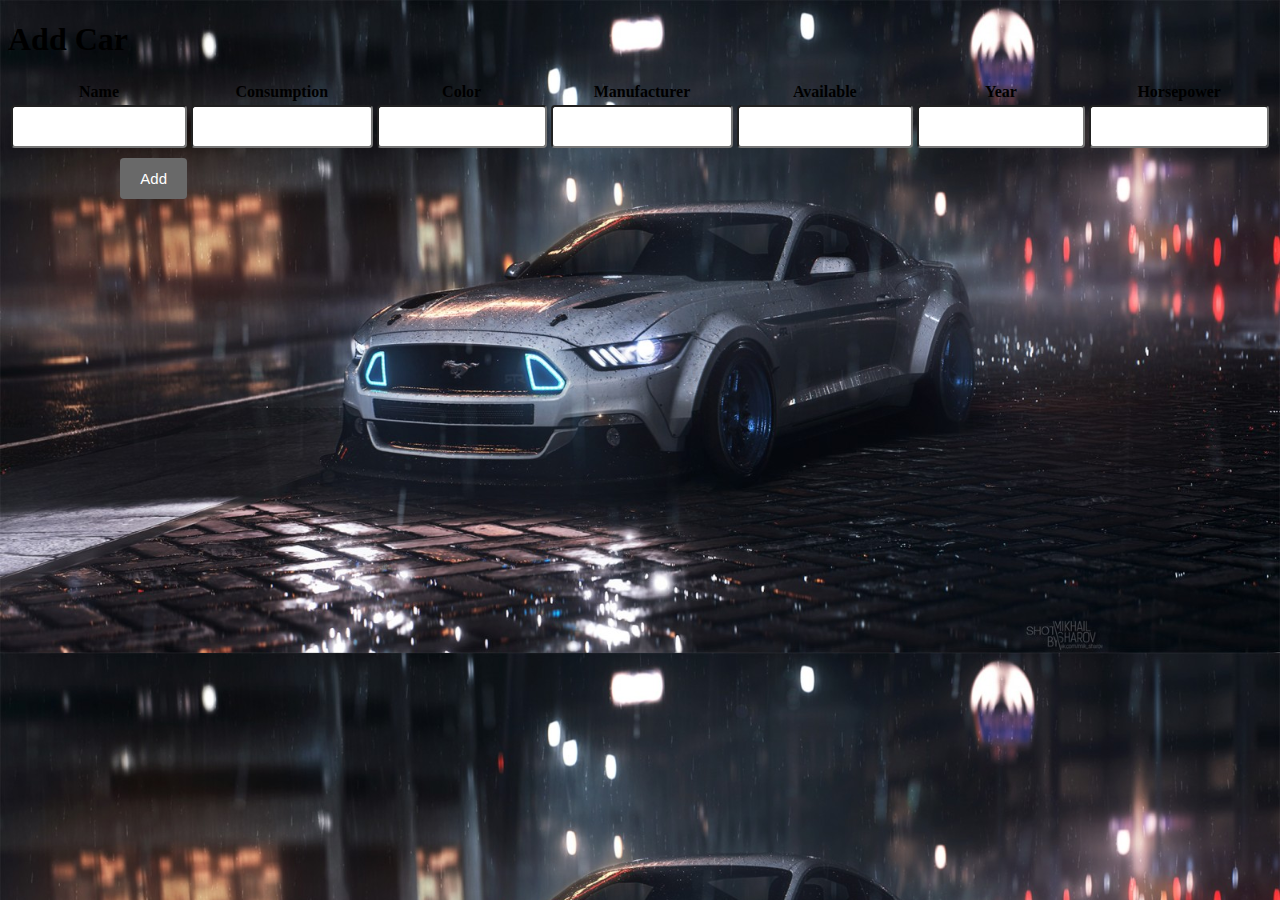
<file: H194QS_beadando/addcar.html>
<!DOCTYPE html>
<html lang="en">
<link rel="stylesheet" type="text/css" href="css/index.css">
<script type="application/javascript" src="js/addcar.js"></script>

<body>
        <h1>Add Car</h1>
        <form id="carForm" action="javascript:insert('https://webtechcars.herokuapp.com/api/cars', 'carForm')">
                <table>
                        <tr>
                                <th>Name</th>
                                <th>Consumption</th>
                                <th>Color</th>
                                <th>Manufacturer</th>
                                <th>Available</th>
                                <th>Year</th>
                                <th>Horsepower</th>
                        </tr>
                        <tr>
                                <td><input id="name" type="text" required="required" /></td>
                                <td><input id="consumption" type="text" required="required" /></td>
                                <td><input id="color" type="text" required="required" /></td>
                                <td><input id="manufacturer" type="text" required="required"></select></td>
                                <td><input id="avaiable" type="number" required="required" /></td>
                                <td><input id="year" type="number" /></td>
                                <td><input id="horsepower" type="number" required="required" /></td>
                        </tr>
                        <tr>
                                <td><input type="submit" value="Add" /></td>
                        </tr>
                </table>
        </form>
</body>

</html>
</file>
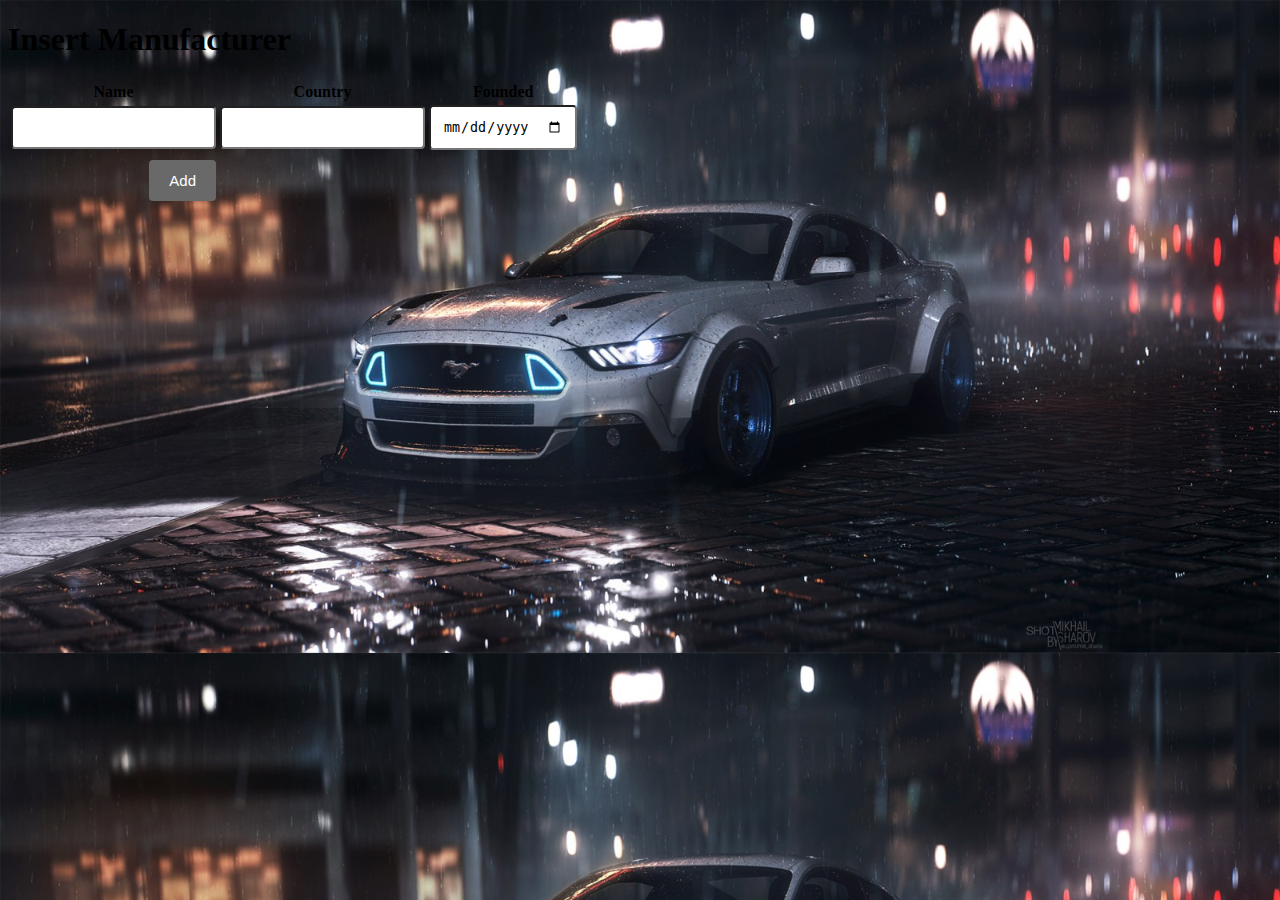
<file: H194QS_beadando/addmanufacturer.html>
<!DOCTYPE html>
<html lang="en">
<link rel="stylesheet" type="text/css" href="css/index.css">
<script type="application/javascript" src="js/addmanufacturer.js"></script>

<body>
    <h1>Insert Manufacturer</h1>
    <form id="manufacturerForm"
        action="javascript:insert('https://webtechcars.herokuapp.com/api/manufacturers', 'manufacturerForm')">
        <table>
            <tr>
                <th>Name</th>
                <th>Country</th>
                <th>Founded</th>
            </tr>
            <tr>
                <td><input id="name" type="text" required="required" /></td>
                <td><input id="country" type="text" required="required" /></td>
                <td><input id="founded" type="date" required="required" /></td>
            </tr>
            <tr>
                <td><input type="submit" value="Add" /></td>
            </tr>
        </table>
    </form>
</body>

</html>
</file>
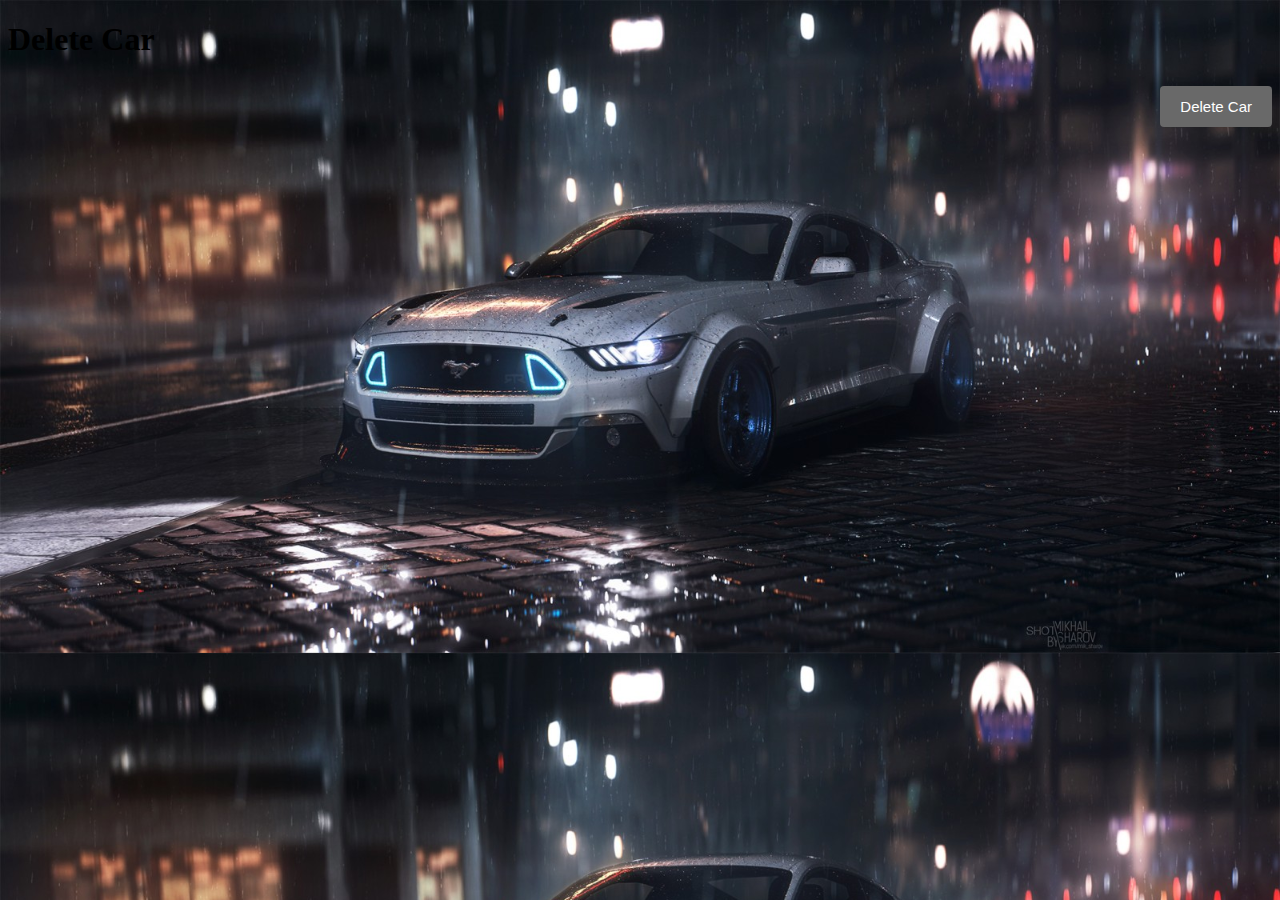
<file: H194QS_beadando/deletecar.html>
<!DOCTYPE html>
<html lang="en">
<link rel="stylesheet" type="text/css" href="css/index.css">
<script type="application/javascript" src="js/delete.js"></script>
<script>
    $.ajaxSetup({
        async: false
    });
    load("https://webtechcars.herokuapp.com/api/cars", "car");
    appendCheckBoxes("car");
    $.ajaxSetup({
        async: true
    });
</script>

<body>
    <h1>Delete Car</h1>
    <table id="car">
        <input type="submit" onclick="remove('https://webtechcars.herokuapp.com/api/cars', 'car')" value="Delete Car" />
    </table>
</body>

</html>
</file>
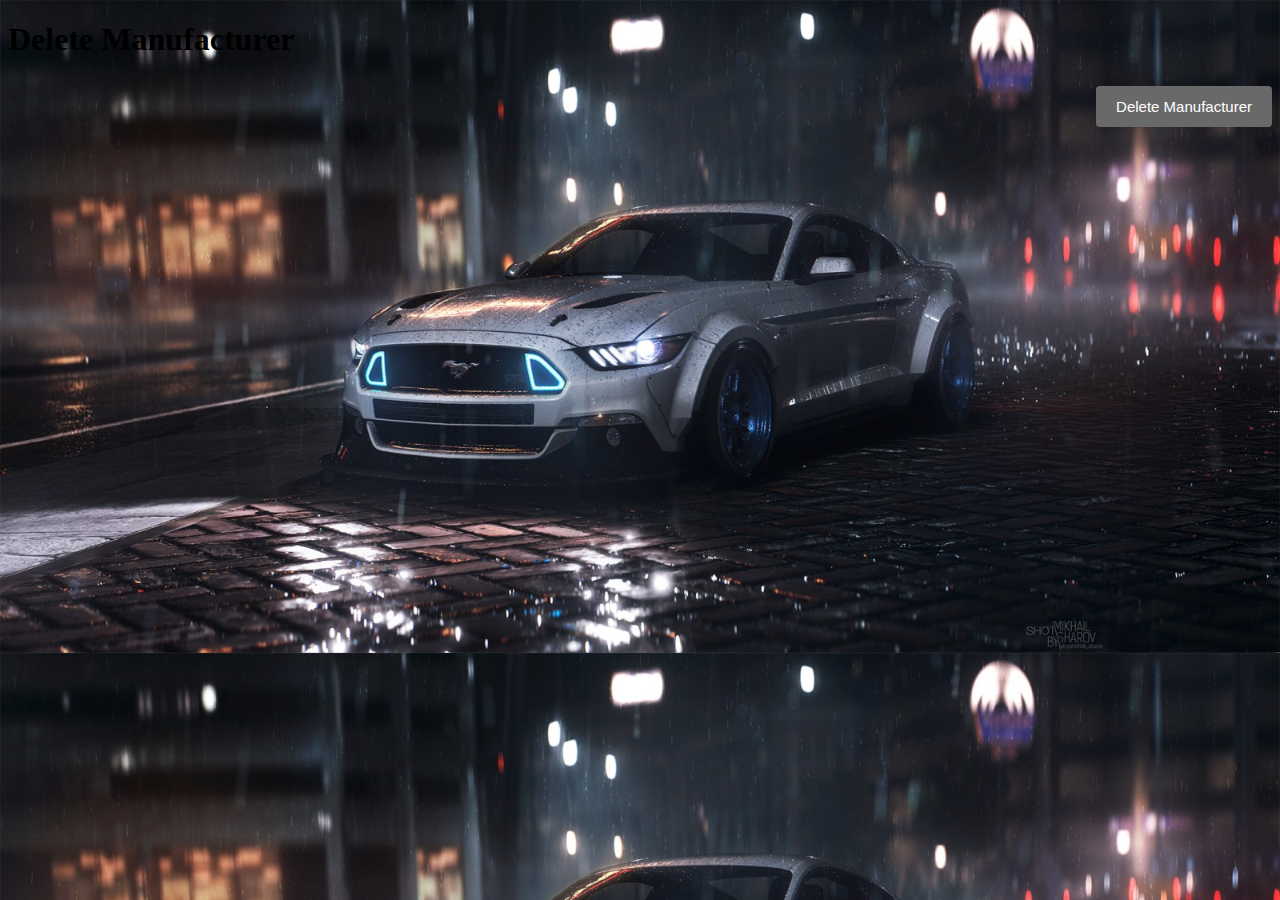
<file: H194QS_beadando/deletemanufacturer.html>
<!DOCTYPE html>
<html lang="en">
<link rel="stylesheet" type="text/css" href="css/index.css">
<script type="application/javascript" src="js/delete.js"></script>
<script>
    $.ajaxSetup({
        async: false
    });
    load("https://webtechcars.herokuapp.com/api/manufacturers", "manufacturer");
    appendCheckBoxes("manufacturer");
    $.ajaxSetup({
        async: true
    });
</script>

<body>
    <h1>Delete Manufacturer</h1>
    <table id="manufacturer">
        <input type="submit" onclick="remove('https://webtechcars.herokuapp.com/api/manufacturers', 'manufacturer')"
            value="Delete Manufacturer" />
    </table>
</body>

</html>
</file>
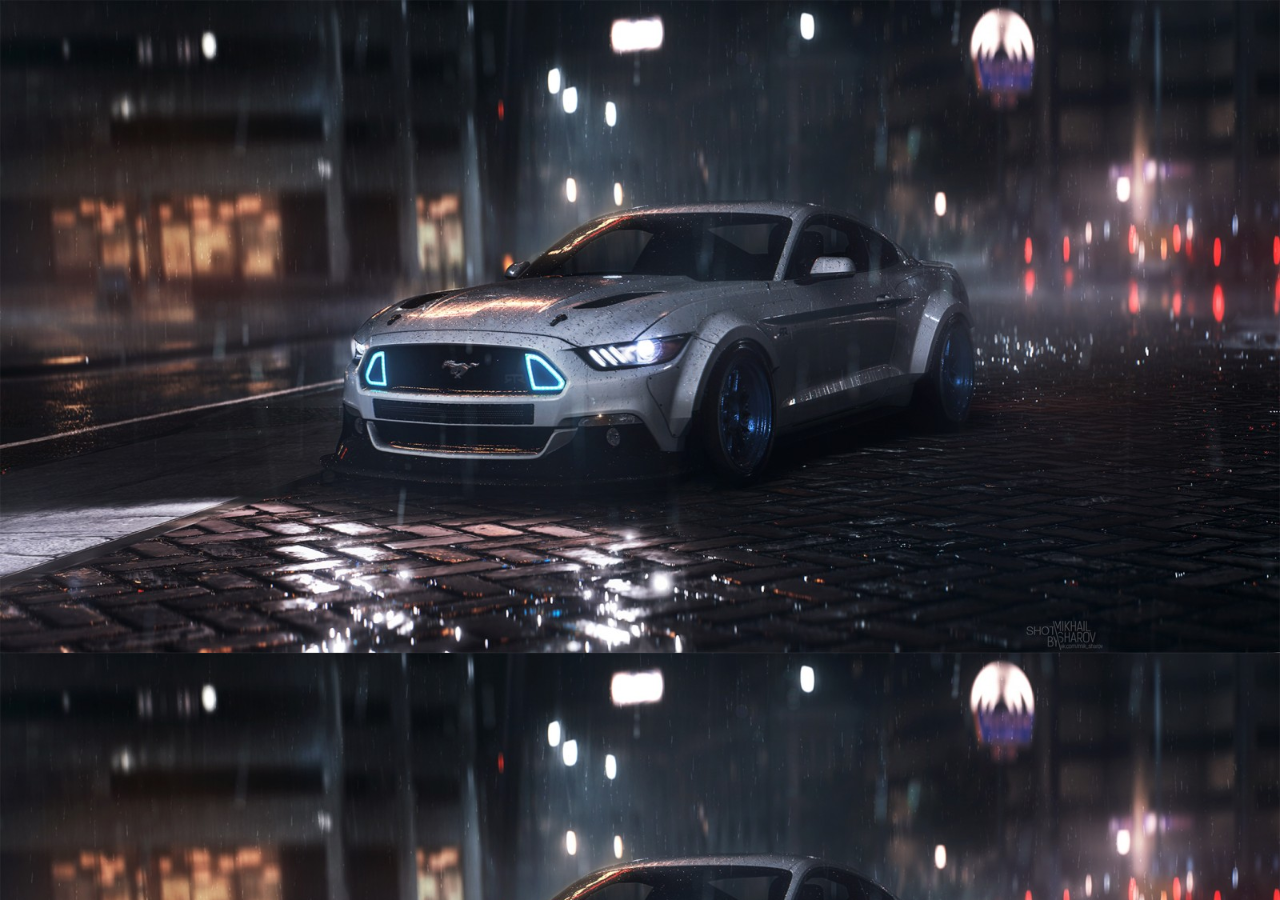
<file: H194QS_beadando/listcars.html>
<!DOCTYPE html>
<html lang="en">

<head>
    <link rel="stylesheet" type="text/css" href="css/index.css">
    <script type="application/javascript" src="js/listcars.js"></script>
</head>

<body>
    <div class="carlist_container">
    </div>
</body>

</html>
</file>
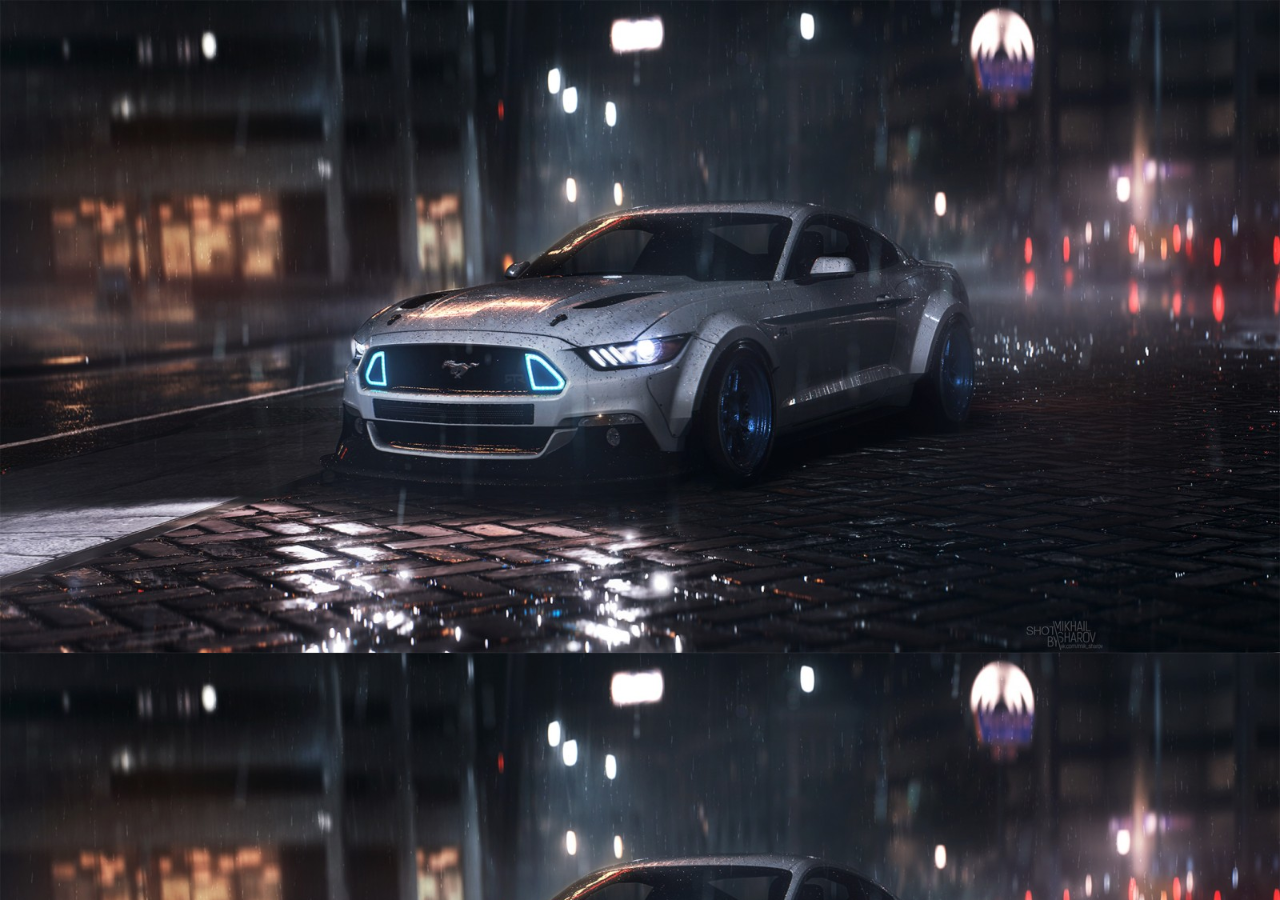
<file: H194QS_beadando/listmanufacturers.html>
<!DOCTYPE html>
<html lang="en">

<head>
    <link rel="stylesheet" type="text/css" href="css/index.css">
    <script type="application/javascript" src="js/listmanufacturers.js"></script>
</head>

<body>
    <div class="list_container">
    </div>
</body>

</html>
</file>
<file: H194QS_beadando/css/index.css>
body{
    background:url(../images/hatter.png);
	background-size: 100%;
}
a:Link{
    color:ghostwhite;
    text-decoration: none;
}
a:visited{
    color:ghostwhite;
    text-decoration: none;
}
button{
    background-color: dimgray;
    color: white;
    padding: 12px 20px;
    display: inline-block;
    margin-left: auto;
    margin-right: auto;
    margin-bottom: 10px;
    border: none;
    border-radius: 4px;
    cursor: pointer;
    text-align: center;
    font-size: 15px;
}

#everything{
    margin: auto;
    width: 100%;
    alignment: left;
}
#banner{
    height: 60px;
    margin: 0px 50px 0px 50px;
    font-size: 80px;
    color: white;
    text-align: left;
}
#menuBar{
    margin-top: 40px;
    background: lightgrey;
    font-size: 17px;
    alignment: left;
}
#menuBar .menuButton{
    width: 160px;
    height: 20px;
    background: dimgray;
    border: none;
    padding: 10px auto;
    text-align: center;
    color: dimgray;
    margin: 20px;
    -webkit-border-radius: 20px;
    -moz-border-radius: 20px;
    border-radius: 20px;
    display: inline-block;
    transition-duration: 0.5s;
    font-size: 15px;
}
#menuBar .menuButton:HOVER{
    background-color: black;
}
#content_outer{
    background: lightgrey;
    margin-top: 100px;
    margin-left: 50px;
    margin-right: 50px;
}
#content{
    text-align: left;
    margin-left: 20px;
    margin-right: 20px;
}
#header{
    text-align: left;
    font-size: 45px;
    color: dimgray;
}
#Description{
    display: none;
    padding-bottom: 5px;
}
#allTable{
    border-collapse: collapse;
    text-align: center;
    margin: auto;
    width: 100%;
    alignment: center;
    border: none;
}
#allTableth{
    border: none;
    font-size: 20px;
    height: 25px;
}
#allTabletd{
    border: none;
}

input[type=text], input[type=date], input[type=number], select{
    width: 100%;
    padding: 12px;
    border-radius: 4px;
    box-sizing: border-box;
}
input[type=submit]{
    background-color: dimgray;
    color: white;
    padding: 12px 20px;
    margin-top: 6px;
    margin-bottom: 6px;
    border: none;
    border-radius: 4px;
    cursor: pointer;
    float: right;
    font-size: 15px;
}
input[type=submit]:HOVER {
    background-color: black;
}
.container{
    margin: auto;
    width: 70%;
    padding: 10px;
}

.row:after{
    content: "";
    display: table;
    clear: both;
}

.list_container{
    margin: auto;
    padding-bottom: 10px;
    padding-top: 10px;
}

.carlist_container{
    margin: auto;
    padding-bottom: 10px;
}
</file>
